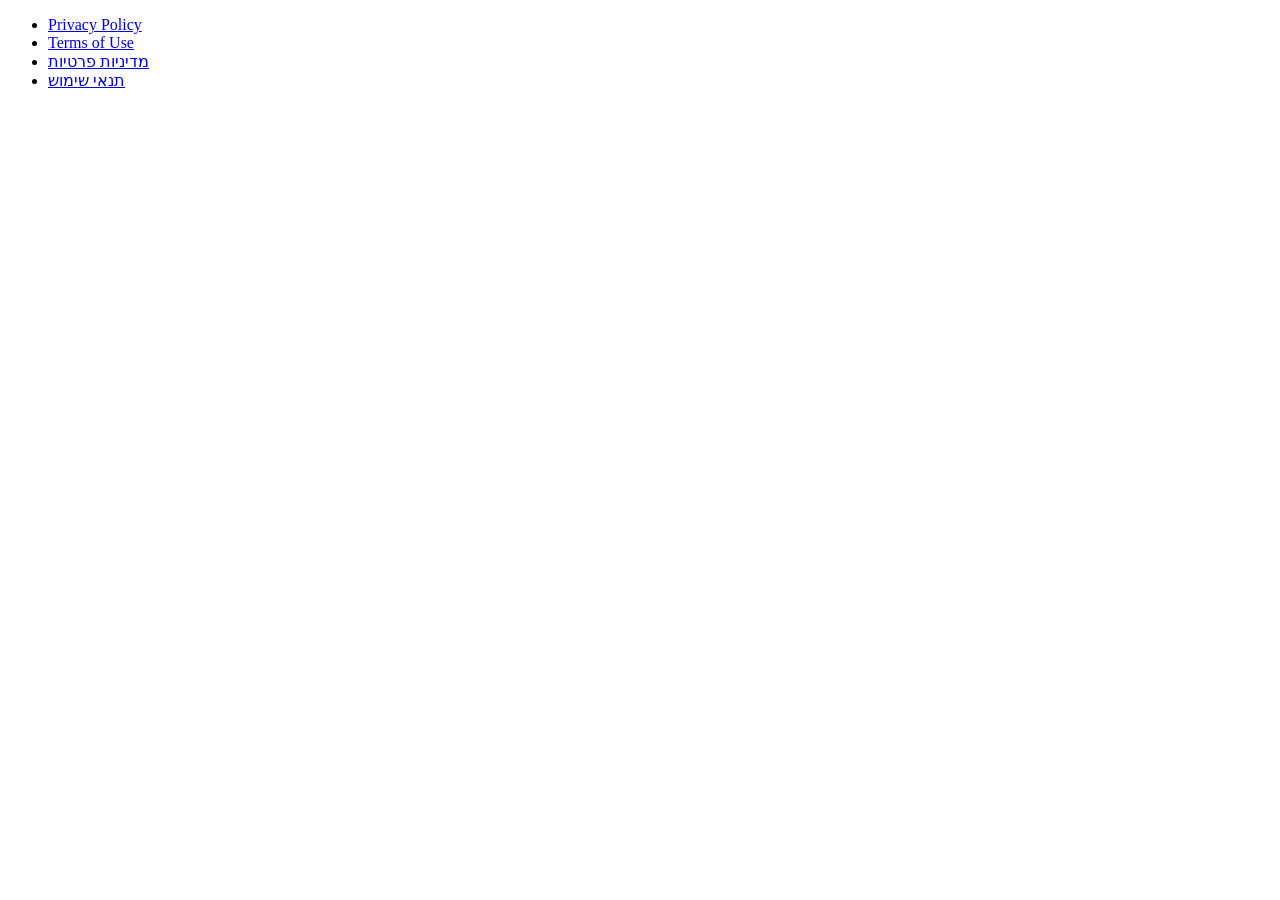
<file: index.html>
<!doctype html><meta charset="utf-8"><title>Slot Beasts legal</title><ul><li><a href="privacy.html">Privacy Policy</a></li><li><a href="terms.html">Terms of Use</a></li><li><a href="privacy-he.html" dir="rtl">מדיניות פרטיות</a></li><li><a href="terms-he.html" dir="rtl">תנאי שימוש</a></li></ul>
</file>
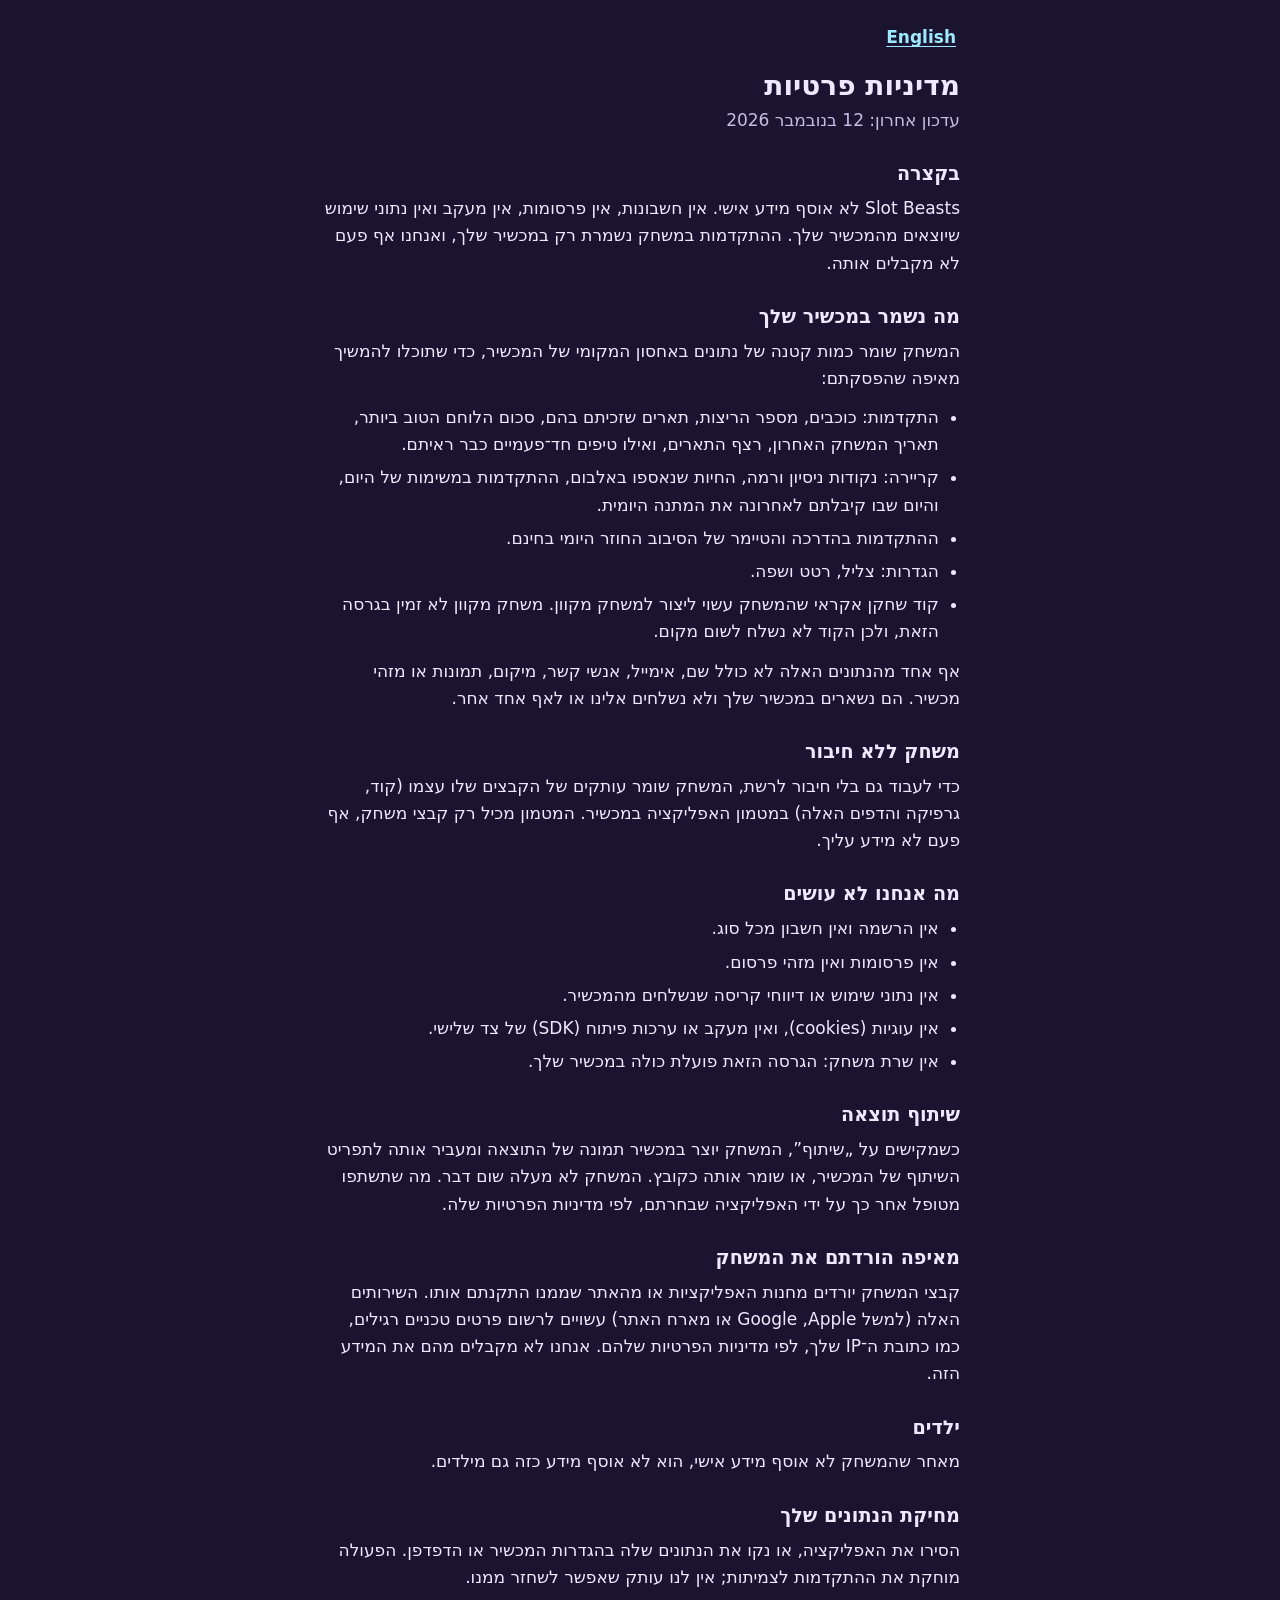
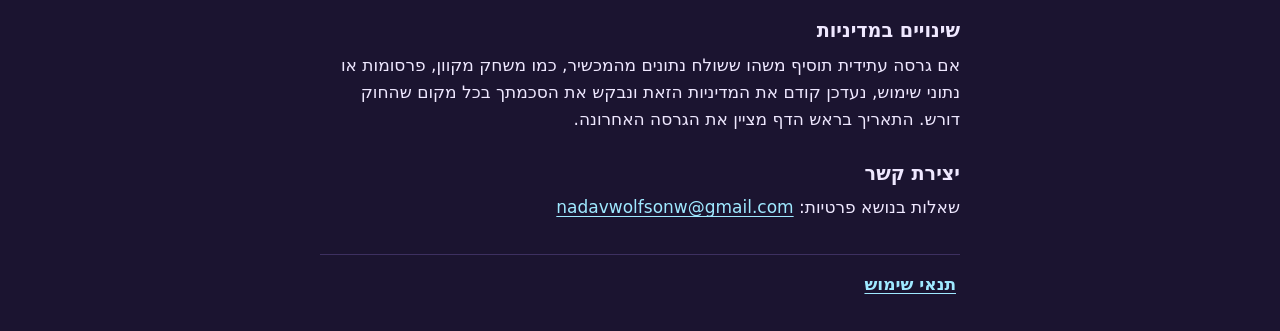
<file: privacy-he.html>
<!doctype html>
<html lang="he" dir="rtl">
<head>
<meta charset="utf-8">
<meta name="viewport" content="width=device-width, initial-scale=1, viewport-fit=cover">
<title>מדיניות פרטיות · Slot Beasts</title>
<meta name="description" content="Slot Beasts לא אוסף מידע אישי. ההתקדמות שלך נשמרת במכשיר שלך.">
<link rel="alternate" hreflang="en" href="privacy.html">
<link rel="stylesheet" href="legal.css">
</head>
<body>
<nav class="legal-nav" aria-label="ניווט בדף">
  <a href="privacy.html" hreflang="en" lang="en">English</a>
</nav>
<main>
<h1>מדיניות פרטיות</h1>
<p class="updated">עדכון אחרון: 12 בנובמבר 2026</p>

<h2>בקצרה</h2>
<p>‏<span lang="en" dir="ltr">Slot Beasts</span> לא אוסף מידע אישי. אין חשבונות, אין פרסומות, אין מעקב ואין נתוני שימוש שיוצאים מהמכשיר שלך. ההתקדמות במשחק נשמרת רק במכשיר שלך, ואנחנו אף פעם לא מקבלים אותה.</p>

<h2>מה נשמר במכשיר שלך</h2>
<p>המשחק שומר כמות קטנה של נתונים באחסון המקומי של המכשיר, כדי שתוכלו להמשיך מאיפה שהפסקתם:</p>
<ul>
  <li>התקדמות: כוכבים, מספר הריצות, תארים שזכיתם בהם, סכום הלוחם הטוב ביותר, תאריך המשחק האחרון, רצף התארים, ואילו טיפים חד־פעמיים כבר ראיתם.</li>
  <li>קריירה: נקודות ניסיון ורמה, החיות שנאספו באלבום, ההתקדמות במשימות של היום, והיום שבו קיבלתם לאחרונה את המתנה היומית.</li>
  <li>ההתקדמות בהדרכה והטיימר של הסיבוב החוזר היומי בחינם.</li>
  <li>הגדרות: צליל, רטט ושפה.</li>
  <li>קוד שחקן אקראי שהמשחק עשוי ליצור למשחק מקוון. משחק מקוון לא זמין בגרסה הזאת, ולכן הקוד לא נשלח לשום מקום.</li>
</ul>
<p>אף אחד מהנתונים האלה לא כולל שם, אימייל, אנשי קשר, מיקום, תמונות או מזהי מכשיר. הם נשארים במכשיר שלך ולא נשלחים אלינו או לאף אחד אחר.</p>

<h2>משחק ללא חיבור</h2>
<p>כדי לעבוד גם בלי חיבור לרשת, המשחק שומר עותקים של הקבצים שלו עצמו (קוד, גרפיקה והדפים האלה) במטמון האפליקציה במכשיר. המטמון מכיל רק קבצי משחק, אף פעם לא מידע עליך.</p>

<h2>מה אנחנו לא עושים</h2>
<ul>
  <li>אין הרשמה ואין חשבון מכל סוג.</li>
  <li>אין פרסומות ואין מזהי פרסום.</li>
  <li>אין נתוני שימוש או דיווחי קריסה שנשלחים מהמכשיר.</li>
  <li>אין עוגיות (cookies), ואין מעקב או ערכות פיתוח (SDK) של צד שלישי.</li>
  <li>אין שרת משחק: הגרסה הזאת פועלת כולה במכשיר שלך.</li>
</ul>

<h2>שיתוף תוצאה</h2>
<p>כשמקישים על „שיתוף”, המשחק יוצר במכשיר תמונה של התוצאה ומעביר אותה לתפריט השיתוף של המכשיר, או שומר אותה כקובץ. המשחק לא מעלה שום דבר. מה שתשתפו מטופל אחר כך על ידי האפליקציה שבחרתם, לפי מדיניות הפרטיות שלה.</p>

<h2>מאיפה הורדתם את המשחק</h2>
<p>קבצי המשחק יורדים מחנות האפליקציות או מהאתר שממנו התקנתם אותו. השירותים האלה (למשל Apple,‏ Google או מארח האתר) עשויים לרשום פרטים טכניים רגילים, כמו כתובת ה־IP שלך, לפי מדיניות הפרטיות שלהם. אנחנו לא מקבלים מהם את המידע הזה.</p>

<h2>ילדים</h2>
<p>מאחר שהמשחק לא אוסף מידע אישי, הוא לא אוסף מידע כזה גם מילדים.</p>

<h2>מחיקת הנתונים שלך</h2>
<p>הסירו את האפליקציה, או נקו את הנתונים שלה בהגדרות המכשיר או הדפדפן. הפעולה מוחקת את ההתקדמות לצמיתות; אין לנו עותק שאפשר לשחזר ממנו.</p>

<h2>שינויים במדיניות</h2>
<p>אם גרסה עתידית תוסיף משהו ששולח נתונים מהמכשיר, כמו משחק מקוון, פרסומות או נתוני שימוש, נעדכן קודם את המדיניות הזאת ונבקש את הסכמתך בכל מקום שהחוק דורש. התאריך בראש הדף מציין את הגרסה האחרונה.</p>

<h2>יצירת קשר</h2>
<p>שאלות בנושא פרטיות: <a href="mailto:nadavwolfsonw@gmail.com" dir="ltr">nadavwolfsonw@gmail.com</a></p>
</main>
<footer>
  <a href="terms-he.html">תנאי שימוש</a>
</footer>
</body>
</html>
</file>
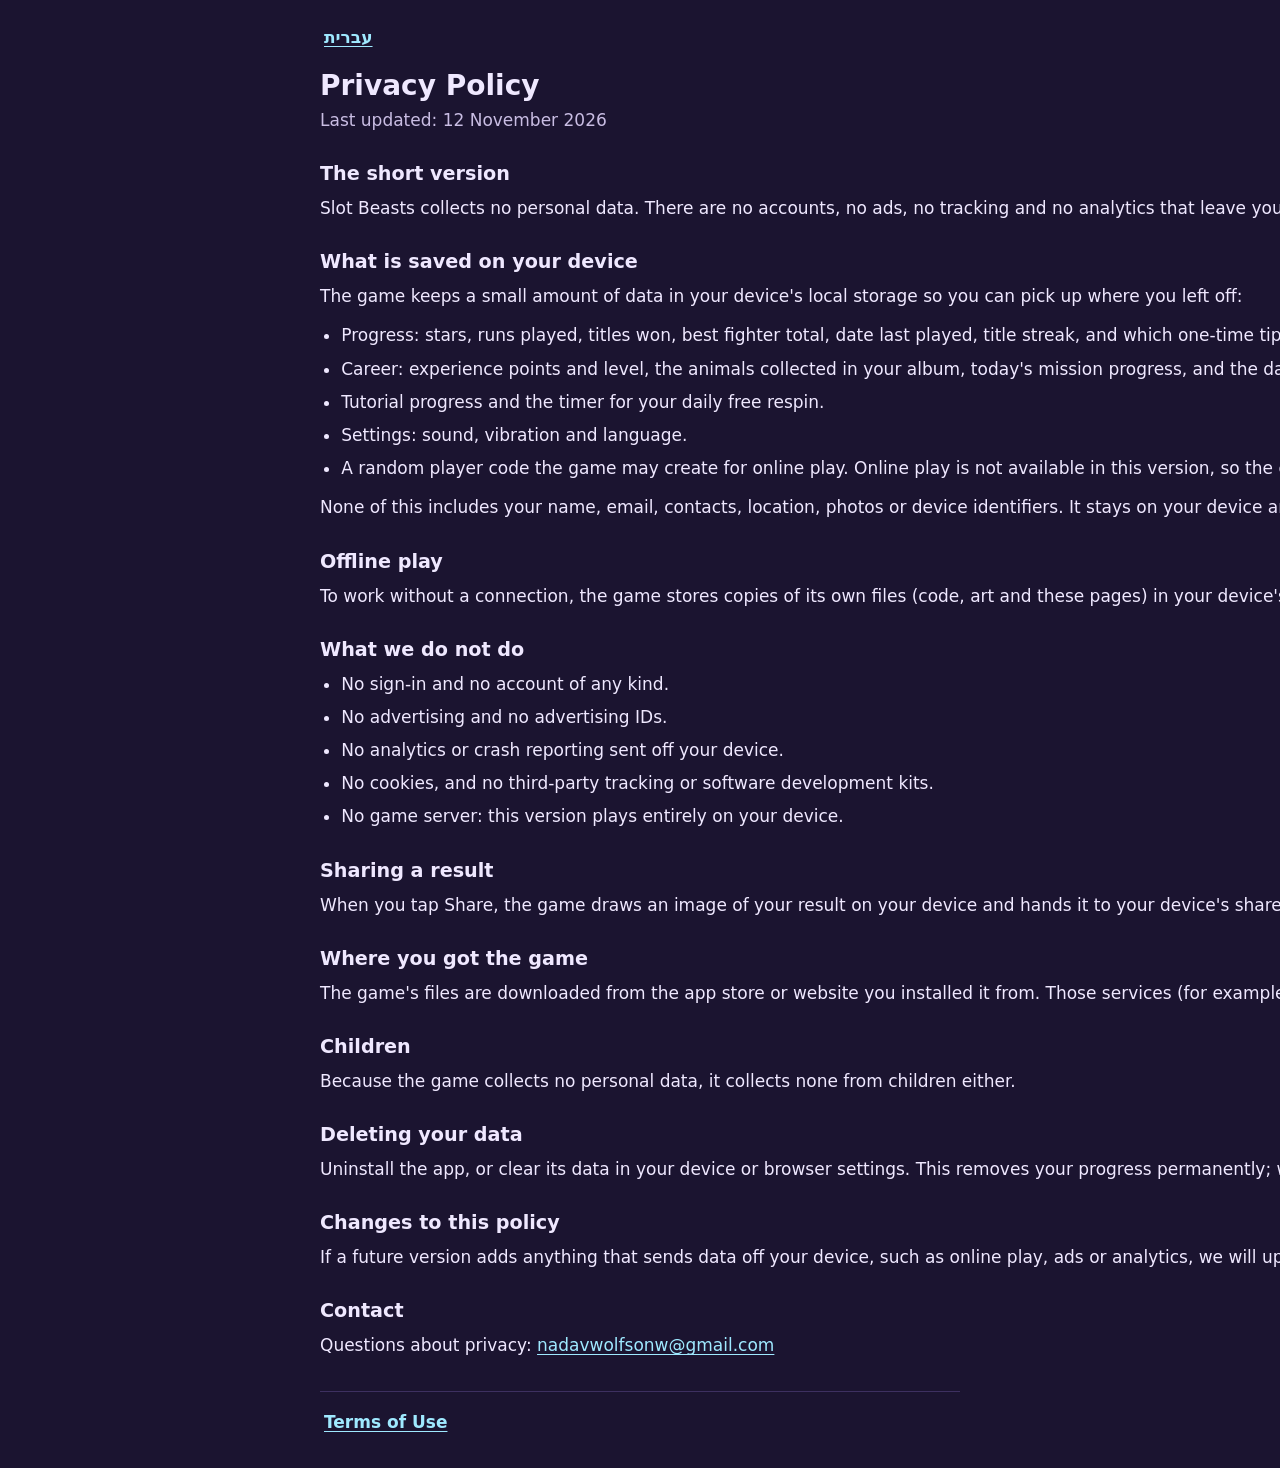
<file: privacy.html>
<!doctype html>
<html lang="en" dir="ltr">
<head>
<meta charset="utf-8">
<meta name="viewport" content="width=device-width, initial-scale=1, viewport-fit=cover">
<title>Privacy Policy · Slot Beasts</title>
<meta name="description" content="Slot Beasts collects no personal data. Your progress stays on your device.">
<link rel="alternate" hreflang="he" href="privacy-he.html">
<link rel="stylesheet" href="legal.css">
</head>
<body>
<nav class="legal-nav" aria-label="Page">
  <a href="privacy-he.html" hreflang="he" lang="he">עברית</a>
</nav>
<main>
<h1>Privacy Policy</h1>
<p class="updated">Last updated: 12 November 2026</p>

<h2>The short version</h2>
<p>Slot Beasts collects no personal data. There are no accounts, no ads, no tracking and no analytics that leave your device. Your game progress is saved only on your device, and we never receive it.</p>

<h2>What is saved on your device</h2>
<p>The game keeps a small amount of data in your device's local storage so you can pick up where you left off:</p>
<ul>
  <li>Progress: stars, runs played, titles won, best fighter total, date last played, title streak, and which one-time tips you have already seen.</li>
  <li>Career: experience points and level, the animals collected in your album, today's mission progress, and the day you last took the daily gift.</li>
  <li>Tutorial progress and the timer for your daily free respin.</li>
  <li>Settings: sound, vibration and language.</li>
  <li>A random player code the game may create for online play. Online play is not available in this version, so the code is never sent anywhere.</li>
</ul>
<p>None of this includes your name, email, contacts, location, photos or device identifiers. It stays on your device and is not sent to us or to anyone else.</p>

<h2>Offline play</h2>
<p>To work without a connection, the game stores copies of its own files (code, art and these pages) in your device's app cache. The cache holds game files only, never information about you.</p>

<h2>What we do not do</h2>
<ul>
  <li>No sign-in and no account of any kind.</li>
  <li>No advertising and no advertising IDs.</li>
  <li>No analytics or crash reporting sent off your device.</li>
  <li>No cookies, and no third-party tracking or software development kits.</li>
  <li>No game server: this version plays entirely on your device.</li>
</ul>

<h2>Sharing a result</h2>
<p>When you tap Share, the game draws an image of your result on your device and hands it to your device's share menu, or saves it as a file. Nothing is uploaded by the game. Whatever you share is then handled by the app you choose and its own privacy policy.</p>

<h2>Where you got the game</h2>
<p>The game's files are downloaded from the app store or website you installed it from. Those services (for example Apple, Google or the website host) may record standard technical details such as your IP address under their own privacy policies. We do not receive that information from them.</p>

<h2>Children</h2>
<p>Because the game collects no personal data, it collects none from children either.</p>

<h2>Deleting your data</h2>
<p>Uninstall the app, or clear its data in your device or browser settings. This removes your progress permanently; we hold no copy to restore it from.</p>

<h2>Changes to this policy</h2>
<p>If a future version adds anything that sends data off your device, such as online play, ads or analytics, we will update this policy first and ask for your permission wherever the law requires it. The date at the top shows the latest version.</p>

<h2>Contact</h2>
<p>Questions about privacy: <a href="mailto:nadavwolfsonw@gmail.com">nadavwolfsonw@gmail.com</a></p>
</main>
<footer>
  <a href="terms.html">Terms of Use</a>
</footer>
</body>
</html>
</file>
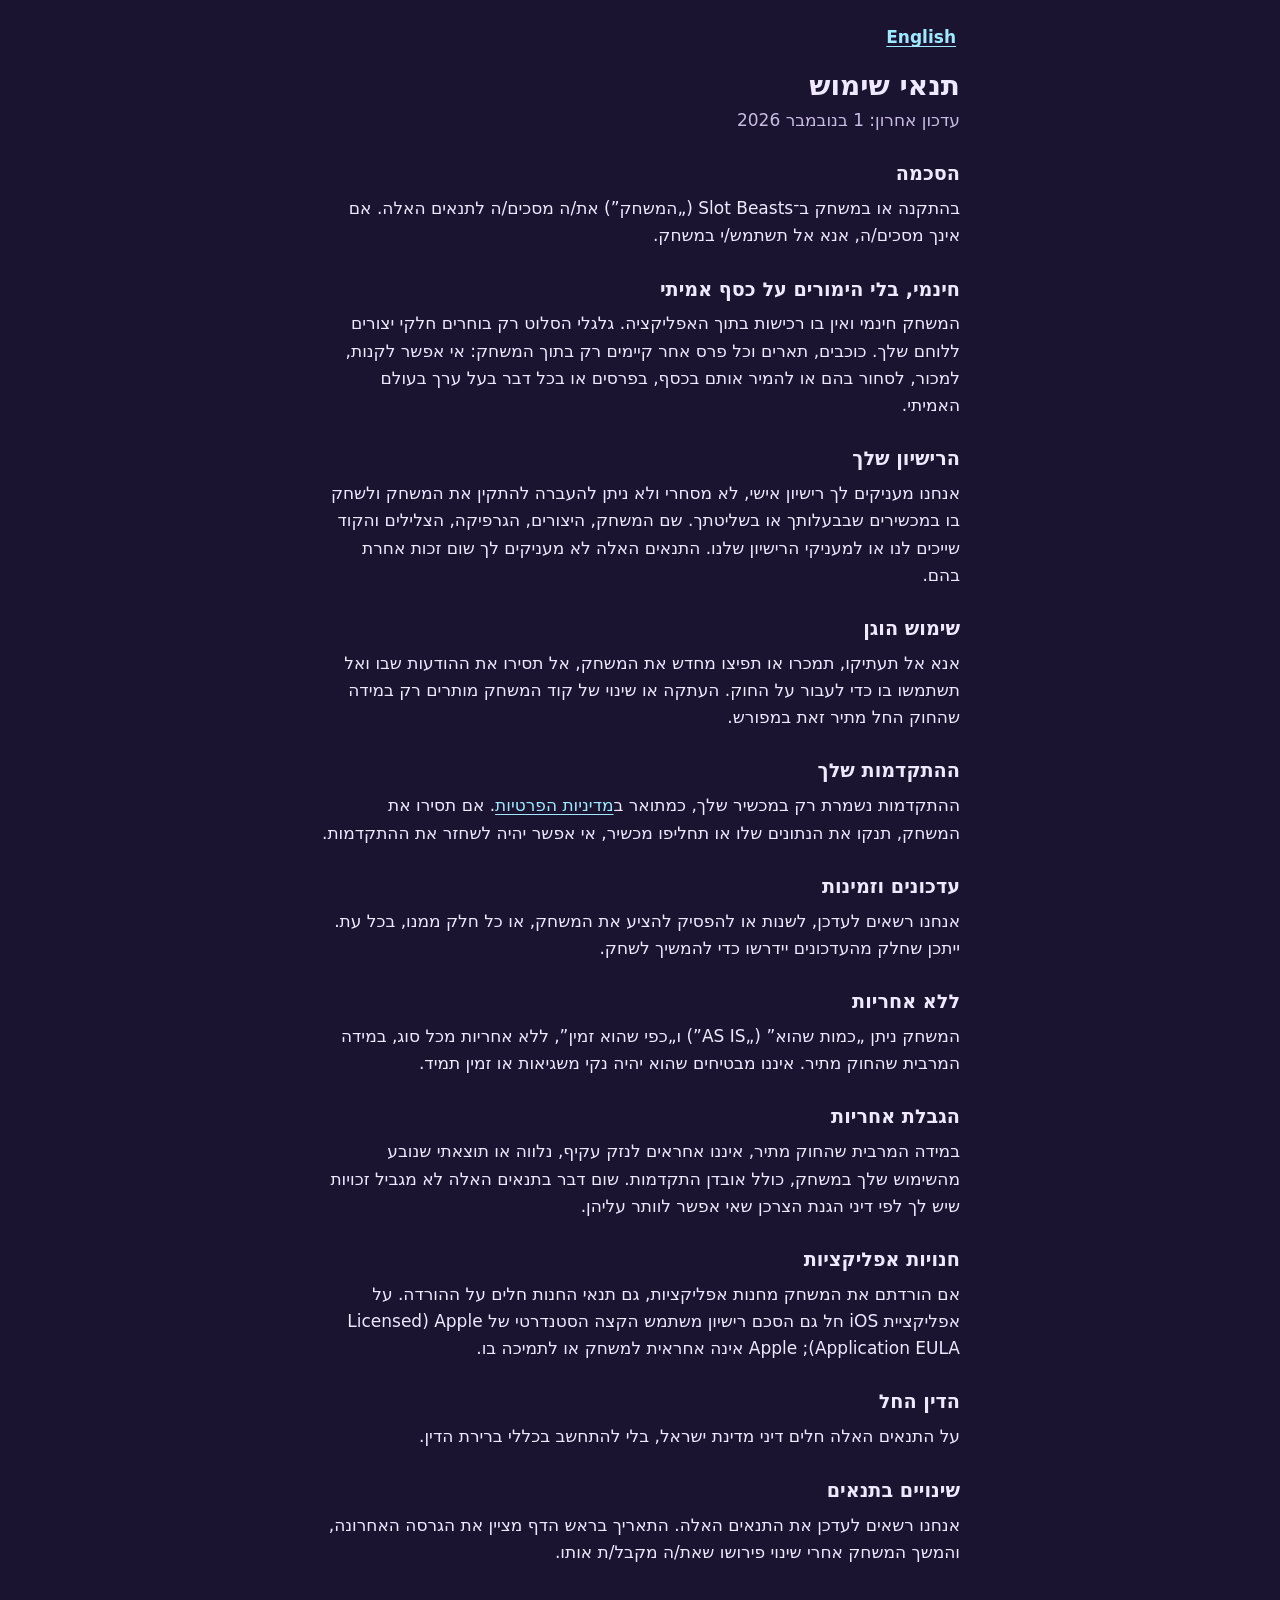
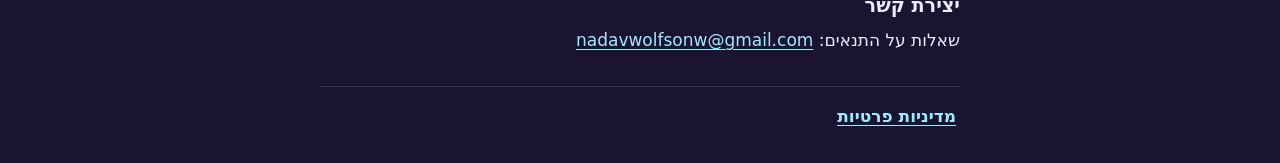
<file: terms-he.html>
<!doctype html>
<html lang="he" dir="rtl">
<head>
<meta charset="utf-8">
<meta name="viewport" content="width=device-width, initial-scale=1, viewport-fit=cover">
<title>תנאי שימוש · Slot Beasts</title>
<meta name="description" content="הכללים למשחק ב־Slot Beasts.">
<link rel="alternate" hreflang="en" href="terms.html">
<link rel="stylesheet" href="legal.css">
</head>
<body>
<nav class="legal-nav" aria-label="ניווט בדף">
  <a href="terms.html" hreflang="en" lang="en">English</a>
</nav>
<main>
<h1>תנאי שימוש</h1>
<p class="updated">עדכון אחרון: 1 בנובמבר 2026</p>

<h2>הסכמה</h2>
<p>בהתקנה או במשחק ב־<span lang="en" dir="ltr">Slot Beasts</span> („המשחק”) את/ה מסכים/ה לתנאים האלה. אם אינך מסכים/ה, אנא אל תשתמש/י במשחק.</p>

<h2>חינמי, בלי הימורים על כסף אמיתי</h2>
<p>המשחק חינמי ואין בו רכישות בתוך האפליקציה. גלגלי הסלוט רק בוחרים חלקי יצורים ללוחם שלך. כוכבים, תארים וכל פרס אחר קיימים רק בתוך המשחק: אי אפשר לקנות, למכור, לסחור בהם או להמיר אותם בכסף, בפרסים או בכל דבר בעל ערך בעולם האמיתי.</p>

<h2>הרישיון שלך</h2>
<p>אנחנו מעניקים לך רישיון אישי, לא מסחרי ולא ניתן להעברה להתקין את המשחק ולשחק בו במכשירים שבבעלותך או בשליטתך. שם המשחק, היצורים, הגרפיקה, הצלילים והקוד שייכים לנו או למעניקי הרישיון שלנו. התנאים האלה לא מעניקים לך שום זכות אחרת בהם.</p>

<h2>שימוש הוגן</h2>
<p>אנא אל תעתיקו, תמכרו או תפיצו מחדש את המשחק, אל תסירו את ההודעות שבו ואל תשתמשו בו כדי לעבור על החוק. העתקה או שינוי של קוד המשחק מותרים רק במידה שהחוק החל מתיר זאת במפורש.</p>

<h2>ההתקדמות שלך</h2>
<p>ההתקדמות נשמרת רק במכשיר שלך, כמתואר ב<a href="privacy-he.html">מדיניות הפרטיות</a>. אם תסירו את המשחק, תנקו את הנתונים שלו או תחליפו מכשיר, אי אפשר יהיה לשחזר את ההתקדמות.</p>

<h2>עדכונים וזמינות</h2>
<p>אנחנו רשאים לעדכן, לשנות או להפסיק להציע את המשחק, או כל חלק ממנו, בכל עת. ייתכן שחלק מהעדכונים יידרשו כדי להמשיך לשחק.</p>

<h2>ללא אחריות</h2>
<p>המשחק ניתן „כמות שהוא” („AS IS”) ו„כפי שהוא זמין”, ללא אחריות מכל סוג, במידה המרבית שהחוק מתיר. איננו מבטיחים שהוא יהיה נקי משגיאות או זמין תמיד.</p>

<h2>הגבלת אחריות</h2>
<p>במידה המרבית שהחוק מתיר, איננו אחראים לנזק עקיף, נלווה או תוצאתי שנובע מהשימוש שלך במשחק, כולל אובדן התקדמות. שום דבר בתנאים האלה לא מגביל זכויות שיש לך לפי דיני הגנת הצרכן שאי אפשר לוותר עליהן.</p>

<h2>חנויות אפליקציות</h2>
<p>אם הורדתם את המשחק מחנות אפליקציות, גם תנאי החנות חלים על ההורדה. על אפליקציית iOS חל גם הסכם רישיון משתמש הקצה הסטנדרטי של Apple ‏(Licensed Application EULA); ‏Apple אינה אחראית למשחק או לתמיכה בו.</p>

<h2>הדין החל</h2>
<p>על התנאים האלה חלים דיני מדינת ישראל, בלי להתחשב בכללי ברירת הדין.</p>

<h2>שינויים בתנאים</h2>
<p>אנחנו רשאים לעדכן את התנאים האלה. התאריך בראש הדף מציין את הגרסה האחרונה, והמשך המשחק אחרי שינוי פירושו שאת/ה מקבל/ת אותו.</p>

<h2>יצירת קשר</h2>
<p>שאלות על התנאים: <a href="mailto:nadavwolfsonw@gmail.com" dir="ltr">nadavwolfsonw@gmail.com</a></p>
</main>
<footer>
  <a href="privacy-he.html">מדיניות פרטיות</a>
</footer>
</body>
</html>
</file>
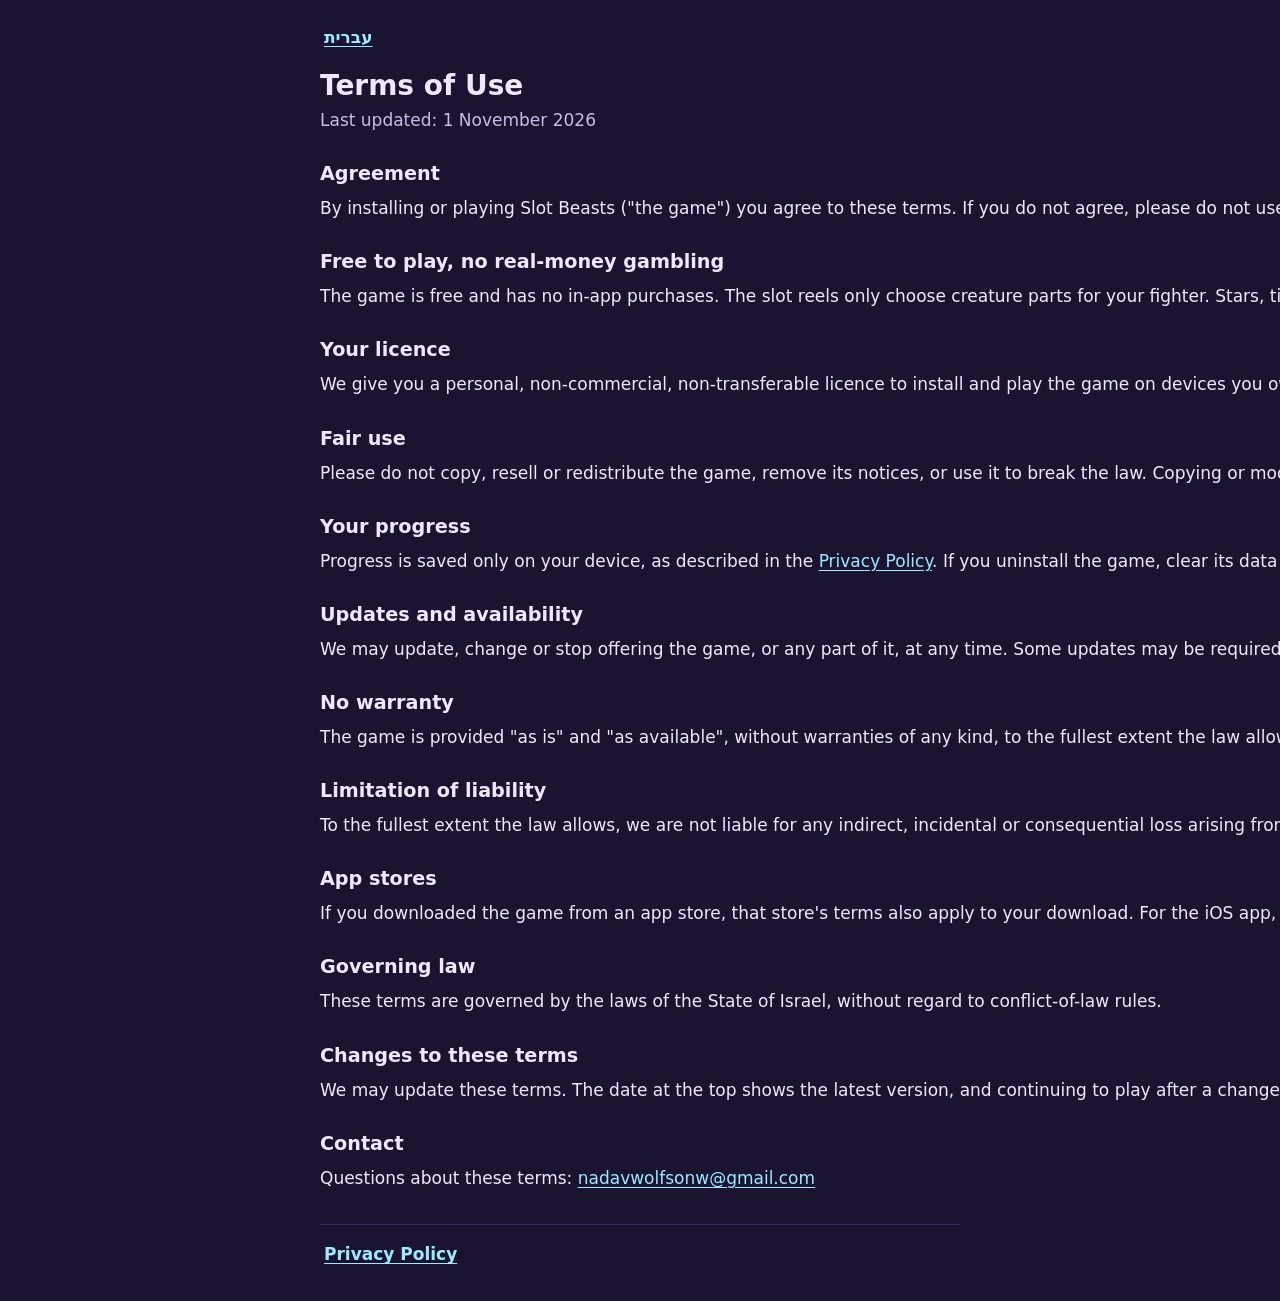
<file: terms.html>
<!doctype html>
<html lang="en" dir="ltr">
<head>
<meta charset="utf-8">
<meta name="viewport" content="width=device-width, initial-scale=1, viewport-fit=cover">
<title>Terms of Use · Slot Beasts</title>
<meta name="description" content="The rules for playing Slot Beasts.">
<link rel="alternate" hreflang="he" href="terms-he.html">
<link rel="stylesheet" href="legal.css">
</head>
<body>
<nav class="legal-nav" aria-label="Page">
  <a href="terms-he.html" hreflang="he" lang="he">עברית</a>
</nav>
<main>
<h1>Terms of Use</h1>
<p class="updated">Last updated: 1 November 2026</p>

<h2>Agreement</h2>
<p>By installing or playing Slot Beasts ("the game") you agree to these terms. If you do not agree, please do not use the game.</p>

<h2>Free to play, no real-money gambling</h2>
<p>The game is free and has no in-app purchases. The slot reels only choose creature parts for your fighter. Stars, titles and every other reward exist only inside the game: they cannot be bought, sold, traded or exchanged for money, prizes or anything of real-world value.</p>

<h2>Your licence</h2>
<p>We give you a personal, non-commercial, non-transferable licence to install and play the game on devices you own or control. The game's name, creatures, art, sounds and code belong to us or our licensors. These terms do not give you any other rights to them.</p>

<h2>Fair use</h2>
<p>Please do not copy, resell or redistribute the game, remove its notices, or use it to break the law. Copying or modifying the game's code is only allowed as far as applicable law expressly permits.</p>

<h2>Your progress</h2>
<p>Progress is saved only on your device, as described in the <a href="privacy.html">Privacy Policy</a>. If you uninstall the game, clear its data or change devices, your progress cannot be recovered.</p>

<h2>Updates and availability</h2>
<p>We may update, change or stop offering the game, or any part of it, at any time. Some updates may be required to keep playing.</p>

<h2>No warranty</h2>
<p>The game is provided "as is" and "as available", without warranties of any kind, to the fullest extent the law allows. We do not promise it will be error-free or always available.</p>

<h2>Limitation of liability</h2>
<p>To the fullest extent the law allows, we are not liable for any indirect, incidental or consequential loss arising from your use of the game, including lost progress. Nothing in these terms limits rights you have under consumer-protection laws that cannot be waived.</p>

<h2>App stores</h2>
<p>If you downloaded the game from an app store, that store's terms also apply to your download. For the iOS app, Apple's standard Licensed Application End User License Agreement applies as well; Apple is not responsible for the game or for supporting it.</p>

<h2>Governing law</h2>
<p>These terms are governed by the laws of the State of Israel, without regard to conflict-of-law rules.</p>

<h2>Changes to these terms</h2>
<p>We may update these terms. The date at the top shows the latest version, and continuing to play after a change means you accept it.</p>

<h2>Contact</h2>
<p>Questions about these terms: <a href="mailto:nadavwolfsonw@gmail.com">nadavwolfsonw@gmail.com</a></p>
</main>
<footer>
  <a href="privacy.html">Privacy Policy</a>
</footer>
</body>
</html>
</file>
<file: legal.css>
/* Slot Beasts legal pages (ship #4). Plain, readable, accessible: system fonts, >=16px text, WCAG AA contrast on the
 * app's dark plum, 44px touch targets, visible focus, logical properties so the Hebrew (dir="rtl") pages mirror.
 * English names inside the Hebrew pages ([lang="en"] spans) never wrap, so bidi line breaks cannot reorder them. */
:root { color-scheme: dark; --bg: #1b1430; --panel: #261c40; --text: #efe8ff; --muted: #c9bde3; --link: #9fe9ff; --rule: #3d3060; }
* { box-sizing: border-box; }
html { -webkit-text-size-adjust: 100%; text-size-adjust: 100%; }
body {
  margin: 0; background: var(--bg); color: var(--text);
  font: 17px/1.6 system-ui, -apple-system, "Segoe UI", Roboto, "Noto Sans Hebrew", Arial, sans-serif;
  padding: max(16px, env(safe-area-inset-top)) max(20px, env(safe-area-inset-right)) max(24px, env(safe-area-inset-bottom)) max(20px, env(safe-area-inset-left));
}
main, .legal-nav, footer { max-width: 40rem; margin-inline: auto; }
.legal-nav { display: flex; flex-wrap: wrap; justify-content: space-between; gap: 8px; margin-block-end: 8px; }
a { color: var(--link); text-underline-offset: 3px; }
.legal-nav a, footer a { min-height: 44px; min-width: 44px; display: inline-flex; align-items: center; padding-inline: 4px; font-weight: 700; }
a:focus-visible { outline: 3px solid var(--link); outline-offset: 2px; border-radius: 6px; }
h1 { font-size: 1.75rem; line-height: 1.25; margin: 8px 0 4px; }
h2 { font-size: 1.2rem; line-height: 1.3; margin: 28px 0 8px; }
p, ul { margin: 0 0 12px; }
ul { padding-inline-start: 1.25em; }
li { margin-block-end: 6px; }
.updated { color: var(--muted); margin-block-end: 20px; }
code { font-size: 0.9em; overflow-wrap: anywhere; }
footer { border-block-start: 1px solid var(--rule); margin-block-start: 32px; padding-block-start: 8px; display: flex; flex-wrap: wrap; gap: 16px; }
[lang="en"] { white-space: nowrap; }
</file>
